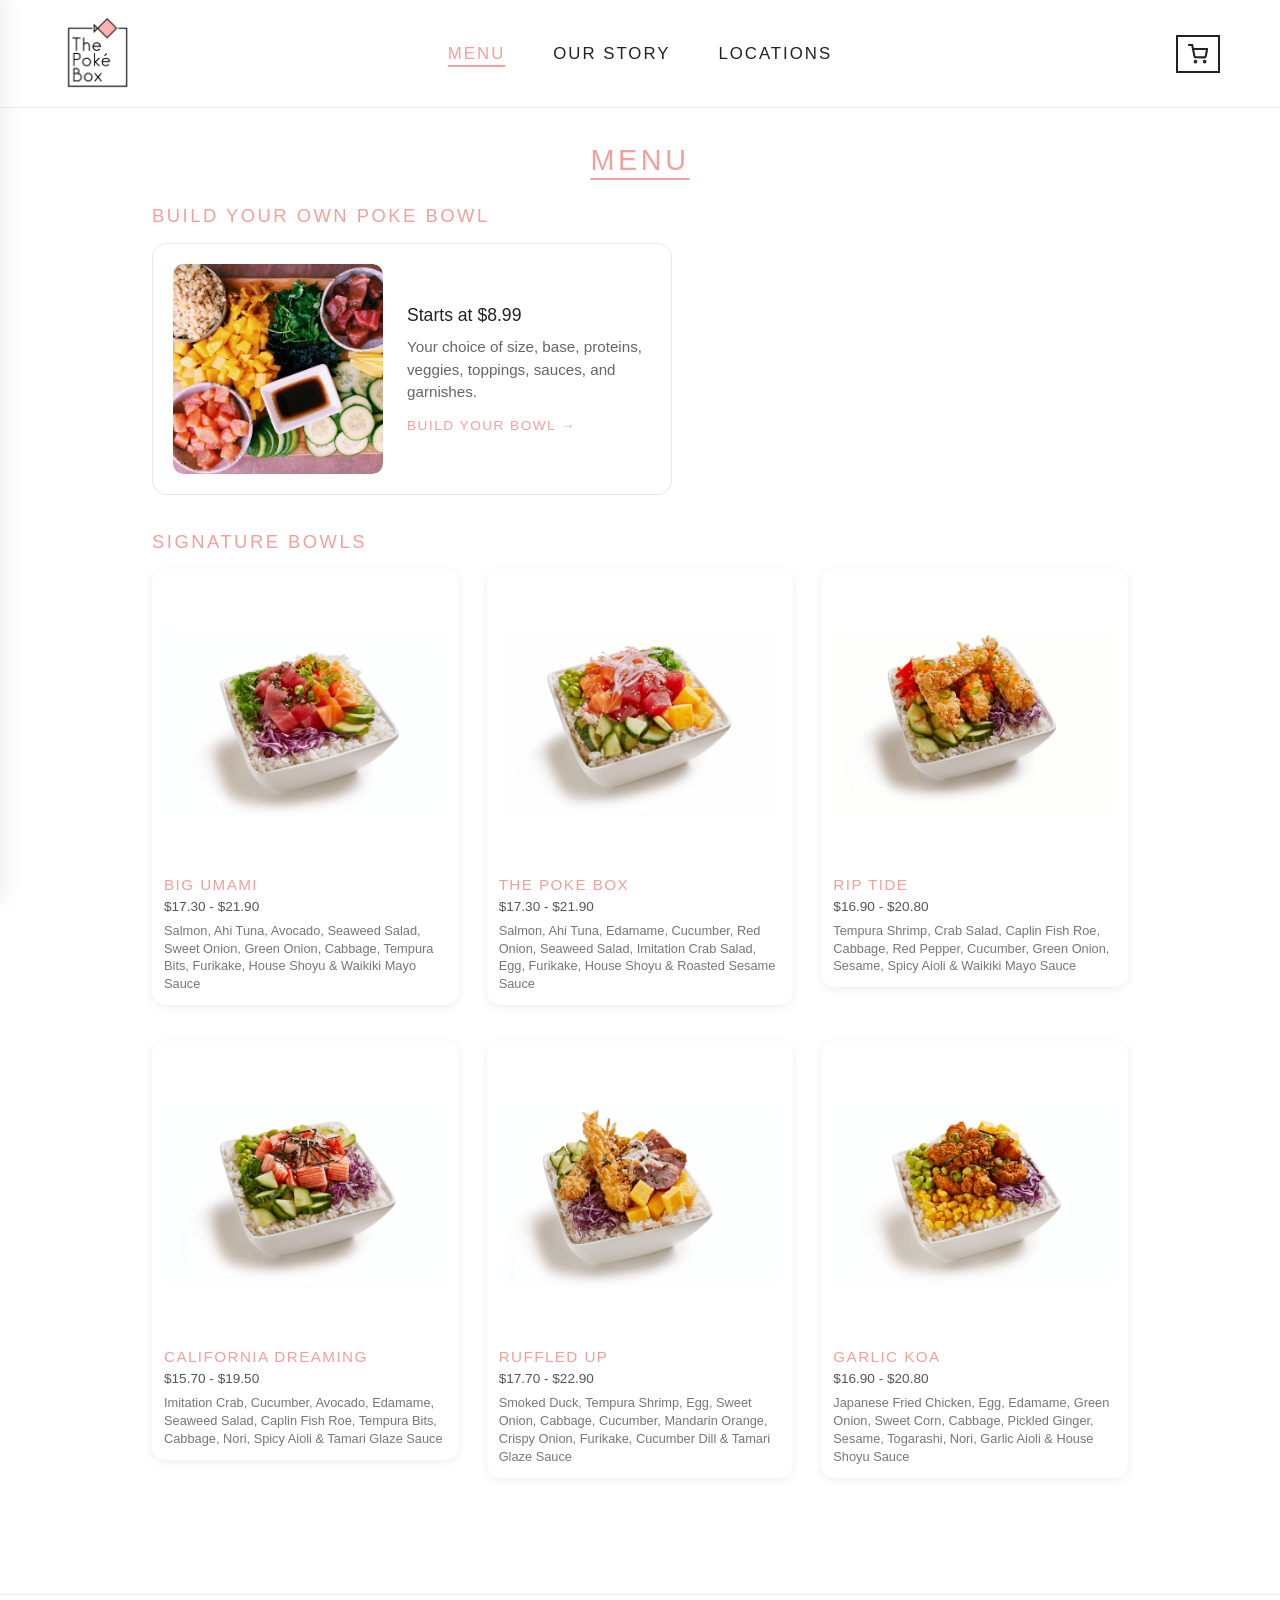
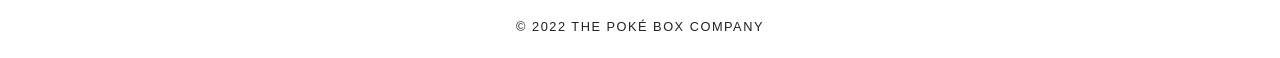
<file: index.html>
<!DOCTYPE html>
<html lang="en">

<head>
  <meta charset="UTF-8">
  <meta name="viewport" content="width=device-width, initial-scale=1.0">
  <title>The Poké Box - Order Menu</title>
  <link rel="stylesheet" href="css/styles.css">
</head>

<body>

  <!-- Desktop App Container -->
  <div class="mobile-container">

    <!-- Slide-in Drawer Navigation -->
    <div id="drawer-backdrop" class="drawer-backdrop"></div>
    <nav id="side-drawer" class="side-drawer" aria-label="Slide-out Menu">
      <div class="drawer-logo">
        <img src="images/logo.png" alt="The Poké Box Logo" class="drawer-logo-img">
      </div>
      <div class="drawer-nav">
        <a href="index.html" class="drawer-link">MENU</a>
        <a href="ourstory.html" class="drawer-link">OUR STORY</a>
        <a href="locations.html" class="drawer-link">LOCATIONS</a>
      </div>
    </nav>

    <!-- Top Header -->
    <header class="site-header">
      <!-- Hamburger (mobile only) -->
      <button id="hamburger-btn" class="hamburger-btn" aria-label="Open menu">
        <span></span><span></span><span></span>
      </button>

      <!-- Logo -->
      <div class="logo-container">
        <a href="index.html">
          <img src="images/logo.png" alt="The Poké Box Logo" class="header-logo-img">
        </a>
      </div>

      <!-- Desktop Nav (hidden on mobile) -->
      <nav class="desktop-nav" aria-label="Main Navigation">
        <a href="index.html" class="nav-link active">Menu</a>
        <a href="ourstory.html" class="nav-link">Our Story</a>
        <a href="locations.html" class="nav-link">Locations</a>
      </nav>

      <!-- Cart Icon -->
      <div class="header-actions">
        <button class="icon-btn cart-btn" aria-label="Cart" onclick="window.location.href='cart.html'">
          <svg width="20" height="20" viewBox="0 0 24 24" fill="none" stroke="currentColor" stroke-width="2.5"
            stroke-linecap="round" stroke-linejoin="round">
            <circle cx="9" cy="21" r="1"></circle>
            <circle cx="20" cy="21" r="1"></circle>
            <path d="M1 1h4l2.68 13.39a2 2 0 0 0 2 1.61h9.72a2 2 0 0 0 2-1.61L23 6H6"></path>
          </svg>
        </button>
      </div>
    </header>

    <!-- Main Scrollable Content -->
    <main class="main-content">
      <h1 class="page-title">Menu</h1>

      <!-- BYO Section -->
      <section class="byo-section">
        <h2 class="section-title">Build Your Own Poke Bowl</h2>
        <a href="byo.html" class="byo-card-link">
          <div class="byo-card">
            <div class="bowl-img-wrapper"><img src="images/byo.jpg" alt="Build Your Own Poke Bowl" class="bowl-img"
                onerror="this.parentElement.outerHTML='<div class=&quot;placeholder-box&quot;></div>'"></div>
            <div class="byo-card-details">
              <div class="bowl-price">Starts at $8.99</div>
              <p id="byo-text" class="lorem-text">Your choice of size, base, proteins, veggies, toppings, sauces, and
                garnishes.</p>
              <span class="byo-cta-link">BUILD YOUR BOWL &rarr;</span>
            </div>
          </div>
        </a>
      </section>

      <!-- Signature Bowls Section -->
      <section class="signature-section">
        <h2 class="section-title">Signature Bowls</h2>
        <div id="signature-bowls-grid" class="bowls-grid">
          <!-- Rendered dynamically from js/data.json -->
          <a href="byo.html?signature=1" class="bowl-card-link">
            <div class="bowl-card">
              <div class="bowl-img-wrapper"><img src="images/big-umami.png" alt="Big Umami" class="bowl-img"
                  onerror="this.parentElement.outerHTML='<div class=&quot;placeholder-box&quot;></div>'"></div>
              <h3 class="bowl-name">Big Umami</h3>
              <div class="bowl-price">$17.30 - $21.90</div>
              <p class="lorem-text">Salmon, Ahi Tuna, Avocado, Seaweed Salad, Sweet Onion, Green Onion, Cabbage, Tempura Bits, Furikake, House Shoyu &amp; Waikiki Mayo Sauce</p>
            </div>
          </a>
          <a href="byo.html?signature=2" class="bowl-card-link">
            <div class="bowl-card">
              <div class="bowl-img-wrapper"><img src="images/the-poke-box.png" alt="The Poke Box" class="bowl-img"
                  onerror="this.parentElement.outerHTML='<div class=&quot;placeholder-box&quot;></div>'"></div>
              <h3 class="bowl-name">The Poke Box</h3>
              <div class="bowl-price">$17.30 - $21.90</div>
              <p class="lorem-text">Salmon, Ahi Tuna, Edamame, Cucumber, Red Onion, Seaweed Salad, Imitation Crab Salad, Egg, Furikake, House Shoyu &amp; Roasted Sesame Sauce</p>
            </div>
          </a>
          <a href="byo.html?signature=3" class="bowl-card-link">
            <div class="bowl-card">
              <div class="bowl-img-wrapper"><img src="images/rip-tide.png" alt="Rip Tide" class="bowl-img"
                  onerror="this.parentElement.outerHTML='<div class=&quot;placeholder-box&quot;></div>'"></div>
              <h3 class="bowl-name">Rip Tide</h3>
              <div class="bowl-price">$16.90 - $20.80</div>
              <p class="lorem-text">Tempura Shrimp, Crab Salad, Caplin Fish Roe, Cabbage, Red Pepper, Cucumber, Green Onion, Sesame, Spicy Aioli &amp; Waikiki Mayo Sauce</p>
            </div>
          </a>
          <a href="byo.html?signature=4" class="bowl-card-link">
            <div class="bowl-card">
              <div class="bowl-img-wrapper"><img src="images/california-dreaming.png" alt="California Dreaming"
                  class="bowl-img"
                  onerror="this.parentElement.outerHTML='<div class=&quot;placeholder-box&quot;></div>'">
              </div>
              <h3 class="bowl-name">California Dreaming</h3>
              <div class="bowl-price">$15.70 - $19.50</div>
              <p class="lorem-text">Imitation Crab, Cucumber, Avocado, Edamame, Seaweed Salad, Caplin Fish Roe, Tempura Bits, Cabbage, Nori, Spicy Aioli &amp; Tamari Glaze Sauce</p>
            </div>
          </a>
          <a href="byo.html?signature=5" class="bowl-card-link">
            <div class="bowl-card">
              <div class="bowl-img-wrapper"><img src="images/ruffled-up.png" alt="Ruffled Up" class="bowl-img"
                  onerror="this.parentElement.outerHTML='<div class=&quot;placeholder-box&quot;></div>'"></div>
              <h3 class="bowl-name">Ruffled Up</h3>
              <div class="bowl-price">$17.70 - $22.90</div>
              <p class="lorem-text">Smoked Duck, Tempura Shrimp, Egg, Sweet Onion, Cabbage, Cucumber, Mandarin Orange, Crispy Onion, Furikake, Cucumber Dill &amp; Tamari Glaze Sauce</p>
            </div>
          </a>
          <a href="byo.html?signature=6" class="bowl-card-link">
            <div class="bowl-card">
              <div class="bowl-img-wrapper"><img src="images/garlic-koa.png" alt="Garlic Koa" class="bowl-img"
                  onerror="this.parentElement.outerHTML='<div class=&quot;placeholder-box&quot;></div>'"></div>
              <h3 class="bowl-name">Garlic Koa</h3>
              <div class="bowl-price">$16.90 - $20.80</div>
              <p class="lorem-text">Japanese Fried Chicken, Egg, Edamame, Green Onion, Sweet Corn, Cabbage, Pickled Ginger, Sesame, Togarashi, Nori, Garlic Aioli &amp; House Shoyu Sauce</p>
            </div>
          </a>
        </div>
      </section>
    </main>

    <footer class="site-footer">
      <p>&copy; 2022 THE POKÉ BOX COMPANY</p>
    </footer>

  </div>

  <script src="js/script.js"></script>
</body>

</html>
</file>
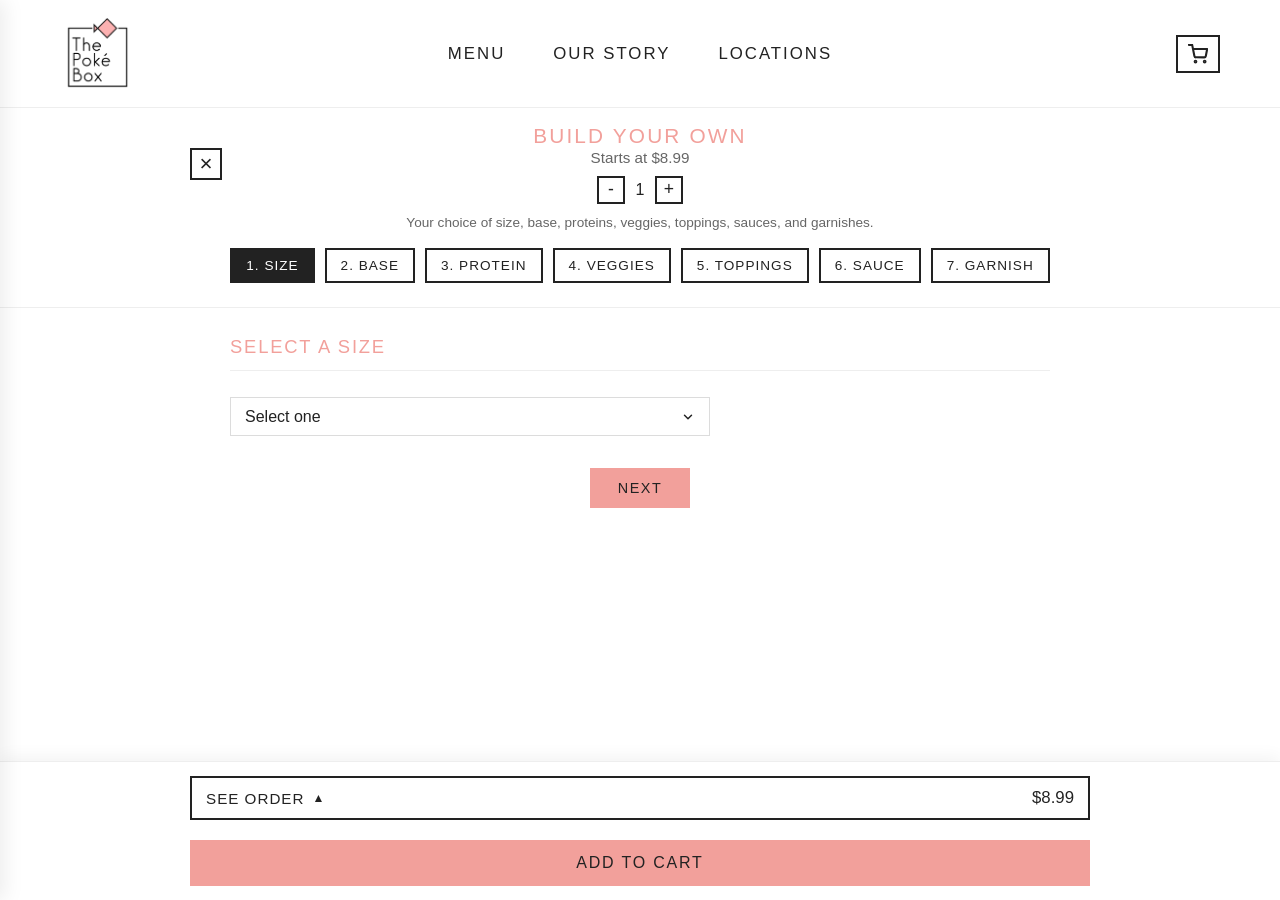
<file: byo.html>
<!DOCTYPE html>
<html lang="en">

<head>
  <meta charset="UTF-8">
  <meta name="viewport" content="width=device-width, initial-scale=1.0">
  <title>The Poké Box - Build Your Own</title>
  <link rel="stylesheet" href="css/styles.css">
</head>

<body>

  <!-- Desktop App Container -->
  <div class="mobile-container">

    <!-- Slide-in Drawer Navigation -->
    <div id="drawer-backdrop" class="drawer-backdrop"></div>
    <nav id="side-drawer" class="side-drawer" aria-label="Slide-out Menu">
      <div class="drawer-logo">
        <img src="images/logo.png" alt="The Poké Box Logo" class="drawer-logo-img">
      </div>
      <div class="drawer-nav">
        <a href="index.html" class="drawer-link">MENU</a>
        <a href="ourstory.html" class="drawer-link">OUR STORY</a>
        <a href="locations.html" class="drawer-link">LOCATIONS</a>
      </div>
    </nav>

    <!-- Top Header -->
    <header class="site-header">
      <!-- Hamburger (mobile only) -->
      <button id="hamburger-btn" class="hamburger-btn" aria-label="Open menu">
        <span></span><span></span><span></span>
      </button>

      <!-- Logo -->
      <div class="logo-container">
        <a href="index.html">
          <img src="images/logo.png" alt="The Poké Box Logo" class="header-logo-img">
        </a>
      </div>

      <!-- Desktop Nav (hidden on mobile) -->
      <nav class="desktop-nav" aria-label="Main Navigation">
        <a href="index.html" class="nav-link">Menu</a>
        <a href="ourstory.html" class="nav-link">Our Story</a>
        <a href="locations.html" class="nav-link">Locations</a>
      </nav>

      <!-- Cart Icon -->
      <div class="header-actions">
        <button class="icon-btn cart-btn" aria-label="Cart" onclick="window.location.href='cart.html'">
          <svg width="20" height="20" viewBox="0 0 24 24" fill="none" stroke="currentColor" stroke-width="2.5"
            stroke-linecap="round" stroke-linejoin="round">
            <circle cx="9" cy="21" r="1"></circle>
            <circle cx="20" cy="21" r="1"></circle>
            <path d="M1 1h4l2.68 13.39a2 2 0 0 0 2 1.61h9.72a2 2 0 0 0 2-1.61L23 6H6"></path>
          </svg>
        </button>
      </div>
    </header>

    <!-- Sticky BYO Header / Banner -->
    <div class="byo-sticky-header">
      <div class="byo-header-top">
        <a href="index.html" class="close-x-btn" aria-label="Return to menu">&times;</a>
        <div class="byo-header-titles">
          <h1 class="byo-title">Build Your Own</h1>
          <span class="byo-subtitle">Starts at $8.99</span>
          <div class="qty-counter">
            <button type="button" class="qty-btn minus-btn" aria-label="Decrease quantity">-</button>
            <span class="qty-num">1</span>
            <button type="button" class="qty-btn plus-btn" aria-label="Increase quantity">+</button>
          </div>
        </div>
      </div>
      <p class="byo-desc">Your choice of size, base, proteins, veggies, toppings, sauces, and garnishes.</p>

      <!-- Stage Navigation Scrollbar -->
      <nav class="stages-scrollbar" aria-label="Stages">
        <button type="button" class="stage-tab active" data-step-target="step-1">1. Size</button>
        <button type="button" class="stage-tab" data-step-target="step-2">2. Base</button>
        <button type="button" class="stage-tab" data-step-target="step-3">3. Protein</button>
        <button type="button" class="stage-tab" data-step-target="step-4">4. Veggies</button>
        <button type="button" class="stage-tab" data-step-target="step-5">5. Toppings</button>
        <button type="button" class="stage-tab" data-step-target="step-6">6. Sauce</button>
        <button type="button" class="stage-tab" data-step-target="step-7">7. Garnish</button>
      </nav>
    </div>

    <!-- Main Scrollable Steps Content -->
    <main class="main-content byo-content">

      <!-- Step 1: Select a size -->
      <div class="accordion-step open" id="step-1">
        <button class="accordion-header" type="button">
          <span class="step-title">Select a Size</span>
          <span class="chevron-icon">&#9650;</span>
        </button>
        <div class="accordion-body">
          <div class="input-group">
            <select class="custom-select" id="size-select">
              <option value="" disabled selected>Select one</option>
              <option value="small" data-price="$8.99"
                data-desc="Your choice of size, base, proteins, two veggies, one topping, sauces, and garnishes.">Small
                bowl - $8.99</option>
              <option value="regular" data-price="$10.99"
                data-desc="Your choice of size, base, proteins, three veggies, two toppings, sauces, and garnishes.">
                Regular bowl - $10.99</option>
              <option value="large" data-price="$13.29"
                data-desc="Your choice of size, base, proteins, four veggies, three toppings, sauces, and garnishes.">
                Large bowl - $13.29</option>
            </select>
          </div>
          <div class="step-nav-buttons">
            <button type="button" class="done-btn next-btn">Next</button>
          </div>
        </div>
      </div>

      <!-- Step 2: Pick Base (max 2) -->
      <div class="accordion-step" id="step-2">
        <button class="accordion-header" type="button">
          <span class="step-title">Pick Base (max 2)</span>
          <span class="chevron-icon">&#9660;</span>
        </button>
        <div class="accordion-body">
          <div class="checkbox-group max-limit-group" data-max="2">
            <label class="checkbox-label">
              <input type="checkbox" name="base" value="sushi-rice">
              <span>Sushi Rice</span>
            </label>
            <label class="checkbox-label">
              <input type="checkbox" name="base" value="grain-blend">
              <span>Grain Blend</span>
            </label>
            <label class="checkbox-label">
              <input type="checkbox" name="base" value="zucchini-noodles">
              <span>Zucchini Noodles</span>
            </label>
            <label class="checkbox-label">
              <input type="checkbox" name="base" value="mixed-greens">
              <span>Mixed Greens</span>
            </label>
          </div>
          <div class="step-nav-buttons">
            <button type="button" class="prev-btn">Prev</button>
            <button type="button" class="done-btn next-btn">Next</button>
          </div>
        </div>
      </div>

      <!-- Step 3: Choose Protein -->
      <div class="accordion-step" id="step-3">
        <button class="accordion-header" type="button">
          <span class="step-title">Choose Protein</span>
          <span class="chevron-icon">&#9660;</span>
        </button>
        <div class="accordion-body">
          <div class="checkbox-group">
            <div class="option-row">
              <label class="checkbox-label">
                <input type="checkbox" name="protein" value="salmon" data-extra="3.70">
                <span>Salmon - $3.70</span>
              </label>
              <div class="item-qty-stepper" data-for="salmon">
                <button type="button" class="item-qty-btn item-minus" aria-label="Decrease quantity">-</button>
                <span class="item-qty-count">1</span>
                <button type="button" class="item-qty-btn item-plus" aria-label="Increase quantity">+</button>
              </div>
            </div>
            <div class="option-row">
              <label class="checkbox-label">
                <input type="checkbox" name="protein" value="ahi-tuna" data-extra="3.70">
                <span>Ahi Tuna - $3.70</span>
              </label>
              <div class="item-qty-stepper" data-for="ahi-tuna">
                <button type="button" class="item-qty-btn item-minus" aria-label="Decrease quantity">-</button>
                <span class="item-qty-count">1</span>
                <button type="button" class="item-qty-btn item-plus" aria-label="Increase quantity">+</button>
              </div>
            </div>
            <div class="option-row">
              <label class="checkbox-label">
                <input type="checkbox" name="protein" value="imitation-crab" data-extra="2.70">
                <span>Imitation Crab - $2.70</span>
              </label>
              <div class="item-qty-stepper" data-for="imitation-crab">
                <button type="button" class="item-qty-btn item-minus" aria-label="Decrease quantity">-</button>
                <span class="item-qty-count">1</span>
                <button type="button" class="item-qty-btn item-plus" aria-label="Increase quantity">+</button>
              </div>
            </div>
            <div class="option-row">
              <label class="checkbox-label">
                <input type="checkbox" name="protein" value="tofu" data-extra="3.00">
                <span>Tofu - $3.00</span>
              </label>
              <div class="item-qty-stepper" data-for="tofu">
                <button type="button" class="item-qty-btn item-minus" aria-label="Decrease quantity">-</button>
                <span class="item-qty-count">1</span>
                <button type="button" class="item-qty-btn item-plus" aria-label="Increase quantity">+</button>
              </div>
            </div>
            <div class="option-row">
              <label class="checkbox-label">
                <input type="checkbox" name="protein" value="sukiyaki-beef" data-extra="3.30">
                <span>Sukiyaki Beef - $3.30</span>
              </label>
              <div class="item-qty-stepper" data-for="sukiyaki-beef">
                <button type="button" class="item-qty-btn item-minus" aria-label="Decrease quantity">-</button>
                <span class="item-qty-count">1</span>
                <button type="button" class="item-qty-btn item-plus" aria-label="Increase quantity">+</button>
              </div>
            </div>
            <div class="option-row">
              <label class="checkbox-label">
                <input type="checkbox" name="protein" value="duck" data-extra="4.80">
                <span>Smoked Duck - $4.80</span>
              </label>
              <div class="item-qty-stepper" data-for="duck">
                <button type="button" class="item-qty-btn item-minus" aria-label="Decrease quantity">-</button>
                <span class="item-qty-count">1</span>
                <button type="button" class="item-qty-btn item-plus" aria-label="Increase quantity">+</button>
              </div>
            </div>
            <div class="option-row">
              <label class="checkbox-label">
                <input type="checkbox" name="protein" value="tempura-shrimp" data-extra="3.30">
                <span>Tempura Shrimp - $3.30</span>
              </label>
              <div class="item-qty-stepper" data-for="tempura-shrimp">
                <button type="button" class="item-qty-btn item-minus" aria-label="Decrease quantity">-</button>
                <span class="item-qty-count">1</span>
                <button type="button" class="item-qty-btn item-plus" aria-label="Increase quantity">+</button>
              </div>
            </div>
            <div class="option-row">
              <label class="checkbox-label">
                <input type="checkbox" name="protein" value="japanese-fried-chicken" data-extra="3.30">
                <span>Japanese Fried Chicken - $3.30</span>
              </label>
              <div class="item-qty-stepper" data-for="japanese-fried-chicken">
                <button type="button" class="item-qty-btn item-minus" aria-label="Decrease quantity">-</button>
                <span class="item-qty-count">1</span>
                <button type="button" class="item-qty-btn item-plus" aria-label="Increase quantity">+</button>
              </div>
            </div>
            <div class="option-row">
              <label class="checkbox-label">
                <input type="checkbox" name="protein" value="grilled-chicken" data-extra="3.30">
                <span>Grilled Chicken - $3.30</span>
              </label>
              <div class="item-qty-stepper" data-for="grilled-chicken">
                <button type="button" class="item-qty-btn item-minus" aria-label="Decrease quantity">-</button>
                <span class="item-qty-count">1</span>
                <button type="button" class="item-qty-btn item-plus" aria-label="Increase quantity">+</button>
              </div>
            </div>
            <div class="option-row">
              <label class="checkbox-label">
                <input type="checkbox" name="protein" value="ramen-egg" data-extra="2.30">
                <span>Ramen Egg - $2.30</span>
              </label>
              <div class="item-qty-stepper" data-for="ramen-egg">
                <button type="button" class="item-qty-btn item-minus" aria-label="Decrease quantity">-</button>
                <span class="item-qty-count">1</span>
                <button type="button" class="item-qty-btn item-plus" aria-label="Increase quantity">+</button>
              </div>
            </div>
          </div>
          <div class="step-nav-buttons">
            <button type="button" class="prev-btn">Prev</button>
            <button type="button" class="done-btn next-btn">Next</button>
          </div>
        </div>
      </div>

      <!-- Step 4: Add veggies -->
      <div class="accordion-step" id="step-4">
        <button class="accordion-header" type="button">
          <span class="step-title">Add Veggies <span class="veggie-limit-text"
              style="font-size: 0.8em; color: #666;"></span></span>
          <span class="chevron-icon">&#9660;</span>
        </button>
        <div class="accordion-body">
          <div class="checkbox-group">
            <div class="option-row">
              <label class="checkbox-label">
                <input type="checkbox" name="veggies" value="edamame">
                <span>Edamame</span>
              </label>
              <div class="item-qty-stepper" data-for="edamame">
                <button type="button" class="item-qty-btn item-minus" aria-label="Decrease quantity">-</button>
                <span class="item-qty-count">1</span>
                <button type="button" class="item-qty-btn item-plus" aria-label="Increase quantity">+</button>
              </div>
            </div>
            <div class="option-row">
              <label class="checkbox-label">
                <input type="checkbox" name="veggies" value="red-onion">
                <span>Red Onion</span>
              </label>
              <div class="item-qty-stepper" data-for="red-onion">
                <button type="button" class="item-qty-btn item-minus" aria-label="Decrease quantity">-</button>
                <span class="item-qty-count">1</span>
                <button type="button" class="item-qty-btn item-plus" aria-label="Increase quantity">+</button>
              </div>
            </div>
            <div class="option-row">
              <label class="checkbox-label">
                <input type="checkbox" name="veggies" value="carrot">
                <span>Carrot</span>
              </label>
              <div class="item-qty-stepper" data-for="carrot">
                <button type="button" class="item-qty-btn item-minus" aria-label="Decrease quantity">-</button>
                <span class="item-qty-count">1</span>
                <button type="button" class="item-qty-btn item-plus" aria-label="Increase quantity">+</button>
              </div>
            </div>
            <div class="option-row">
              <label class="checkbox-label">
                <input type="checkbox" name="veggies" value="zucchini-noodles">
                <span>Zucchini Noodles</span>
              </label>
              <div class="item-qty-stepper" data-for="zucchini-noodles">
                <button type="button" class="item-qty-btn item-minus" aria-label="Decrease quantity">-</button>
                <span class="item-qty-count">1</span>
                <button type="button" class="item-qty-btn item-plus" aria-label="Increase quantity">+</button>
              </div>
            </div>
            <div class="option-row">
              <label class="checkbox-label">
                <input type="checkbox" name="veggies" value="sweet-corn">
                <span>Sweet Corn</span>
              </label>
              <div class="item-qty-stepper" data-for="sweet-corn">
                <button type="button" class="item-qty-btn item-minus" aria-label="Decrease quantity">-</button>
                <span class="item-qty-count">1</span>
                <button type="button" class="item-qty-btn item-plus" aria-label="Increase quantity">+</button>
              </div>
            </div>
            <div class="option-row">
              <label class="checkbox-label">
                <input type="checkbox" name="veggies" value="cabbage">
                <span>Cabbage</span>
              </label>
              <div class="item-qty-stepper" data-for="cabbage">
                <button type="button" class="item-qty-btn item-minus" aria-label="Decrease quantity">-</button>
                <span class="item-qty-count">1</span>
                <button type="button" class="item-qty-btn item-plus" aria-label="Increase quantity">+</button>
              </div>
            </div>
            <div class="option-row">
              <label class="checkbox-label">
                <input type="checkbox" name="veggies" value="cucumber">
                <span>Cucumber</span>
              </label>
              <div class="item-qty-stepper" data-for="cucumber">
                <button type="button" class="item-qty-btn item-minus" aria-label="Decrease quantity">-</button>
                <span class="item-qty-count">1</span>
                <button type="button" class="item-qty-btn item-plus" aria-label="Increase quantity">+</button>
              </div>
            </div>
            <div class="option-row">
              <label class="checkbox-label">
                <input type="checkbox" name="veggies" value="red-pepper">
                <span>Red Pepper</span>
              </label>
              <div class="item-qty-stepper" data-for="red-pepper">
                <button type="button" class="item-qty-btn item-minus" aria-label="Decrease quantity">-</button>
                <span class="item-qty-count">1</span>
                <button type="button" class="item-qty-btn item-plus" aria-label="Increase quantity">+</button>
              </div>
            </div>
            <div class="option-row">
              <label class="checkbox-label">
                <input type="checkbox" name="veggies" value="sweet-onion">
                <span>Sweet Onion</span>
              </label>
              <div class="item-qty-stepper" data-for="sweet-onion">
                <button type="button" class="item-qty-btn item-minus" aria-label="Decrease quantity">-</button>
                <span class="item-qty-count">1</span>
                <button type="button" class="item-qty-btn item-plus" aria-label="Increase quantity">+</button>
              </div>
            </div>
            <div class="option-row">
              <label class="checkbox-label">
                <input type="checkbox" name="veggies" value="kale">
                <span>Kale</span>
              </label>
              <div class="item-qty-stepper" data-for="kale">
                <button type="button" class="item-qty-btn item-minus" aria-label="Decrease quantity">-</button>
                <span class="item-qty-count">1</span>
                <button type="button" class="item-qty-btn item-plus" aria-label="Increase quantity">+</button>
              </div>
            </div>
            <div class="option-row">
              <label class="checkbox-label">
                <input type="checkbox" name="veggies" value="mixed-greens">
                <span>Mixed Greens</span>
              </label>
              <div class="item-qty-stepper" data-for="mixed-greens">
                <button type="button" class="item-qty-btn item-minus" aria-label="Decrease quantity">-</button>
                <span class="item-qty-count">1</span>
                <button type="button" class="item-qty-btn item-plus" aria-label="Increase quantity">+</button>
              </div>
            </div>
          </div>
          <div class="step-nav-buttons">
            <button type="button" class="prev-btn">Prev</button>
            <button type="button" class="done-btn next-btn">Next</button>
          </div>
        </div>
      </div>

      <!-- Step 5: Add toppings -->
      <div class="accordion-step" id="step-5">
        <button class="accordion-header" type="button">
          <span class="step-title">Add Toppings <span class="topping-limit-text"
              style="font-size: 0.8em; color: #666;"></span></span>
          <span class="chevron-icon">&#9660;</span>
        </button>
        <div class="accordion-body">
          <div class="checkbox-group">
            <div class="option-row">
              <label class="checkbox-label">
                <input type="checkbox" name="toppings" value="seaweed-salad">
                <span>Seaweed Salad</span>
              </label>
              <div class="item-qty-stepper" data-for="seaweed-salad">
                <button type="button" class="item-qty-btn item-minus" aria-label="Decrease quantity">-</button>
                <span class="item-qty-count">1</span>
                <button type="button" class="item-qty-btn item-plus" aria-label="Increase quantity">+</button>
              </div>
            </div>
            <div class="option-row">
              <label class="checkbox-label">
                <input type="checkbox" name="toppings" value="imitation-crab-salad">
                <span>Imitation Crab Salad</span>
              </label>
              <div class="item-qty-stepper" data-for="imitation-crab-salad">
                <button type="button" class="item-qty-btn item-minus" aria-label="Decrease quantity">-</button>
                <span class="item-qty-count">1</span>
                <button type="button" class="item-qty-btn item-plus" aria-label="Increase quantity">+</button>
              </div>
            </div>
            <div class="option-row">
              <label class="checkbox-label">
                <input type="checkbox" name="toppings" value="tempura-bits">
                <span>Tempura Bits</span>
              </label>
              <div class="item-qty-stepper" data-for="tempura-bits">
                <button type="button" class="item-qty-btn item-minus" aria-label="Decrease quantity">-</button>
                <span class="item-qty-count">1</span>
                <button type="button" class="item-qty-btn item-plus" aria-label="Increase quantity">+</button>
              </div>
            </div>
            <div class="option-row">
              <label class="checkbox-label">
                <input type="checkbox" name="toppings" value="avocado">
                <span>Avocado</span>
              </label>
              <div class="item-qty-stepper" data-for="avocado">
                <button type="button" class="item-qty-btn item-minus" aria-label="Decrease quantity">-</button>
                <span class="item-qty-count">1</span>
                <button type="button" class="item-qty-btn item-plus" aria-label="Increase quantity">+</button>
              </div>
            </div>
            <div class="option-row">
              <label class="checkbox-label">
                <input type="checkbox" name="toppings" value="mandarin-orange">
                <span>Mandarin Orange</span>
              </label>
              <div class="item-qty-stepper" data-for="mandarin-orange">
                <button type="button" class="item-qty-btn item-minus" aria-label="Decrease quantity">-</button>
                <span class="item-qty-count">1</span>
                <button type="button" class="item-qty-btn item-plus" aria-label="Increase quantity">+</button>
              </div>
            </div>
            <div class="option-row">
              <label class="checkbox-label">
                <input type="checkbox" name="toppings" value="shitake-mushrooms">
                <span>Shitake Mushrooms</span>
              </label>
              <div class="item-qty-stepper" data-for="shitake-mushrooms">
                <button type="button" class="item-qty-btn item-minus" aria-label="Decrease quantity">-</button>
                <span class="item-qty-count">1</span>
                <button type="button" class="item-qty-btn item-plus" aria-label="Increase quantity">+</button>
              </div>
            </div>
            <div class="option-row">
              <label class="checkbox-label">
                <input type="checkbox" name="toppings" value="pea-shoots">
                <span>Pea Shoots</span>
              </label>
              <div class="item-qty-stepper" data-for="pea-shoots">
                <button type="button" class="item-qty-btn item-minus" aria-label="Decrease quantity">-</button>
                <span class="item-qty-count">1</span>
                <button type="button" class="item-qty-btn item-plus" aria-label="Increase quantity">+</button>
              </div>
            </div>
            <div class="option-row">
              <label class="checkbox-label">
                <input type="checkbox" name="toppings" value="egg">
                <span>Egg</span>
              </label>
              <div class="item-qty-stepper" data-for="egg">
                <button type="button" class="item-qty-btn item-minus" aria-label="Decrease quantity">-</button>
                <span class="item-qty-count">1</span>
                <button type="button" class="item-qty-btn item-plus" aria-label="Increase quantity">+</button>
              </div>
            </div>
            <div class="option-row">
              <label class="checkbox-label">
                <input type="checkbox" name="toppings" value="ramen-egg">
                <span>Ramen Egg</span>
              </label>
              <div class="item-qty-stepper" data-for="ramen-egg">
                <button type="button" class="item-qty-btn item-minus" aria-label="Decrease quantity">-</button>
                <span class="item-qty-count">1</span>
                <button type="button" class="item-qty-btn item-plus" aria-label="Increase quantity">+</button>
              </div>
            </div>
            <div class="option-row">
              <label class="checkbox-label">
                <input type="checkbox" name="toppings" value="caplin-fish-roe">
                <span>Caplin Fish Roe</span>
              </label>
              <div class="item-qty-stepper" data-for="caplin-fish-roe">
                <button type="button" class="item-qty-btn item-minus" aria-label="Decrease quantity">-</button>
                <span class="item-qty-count">1</span>
                <button type="button" class="item-qty-btn item-plus" aria-label="Increase quantity">+</button>
              </div>
            </div>
            <div class="option-row">
              <label class="checkbox-label">
                <input type="checkbox" name="toppings" value="dried-seaweed">
                <span>Dried Seaweed</span>
              </label>
              <div class="item-qty-stepper" data-for="dried-seaweed">
                <button type="button" class="item-qty-btn item-minus" aria-label="Decrease quantity">-</button>
                <span class="item-qty-count">1</span>
                <button type="button" class="item-qty-btn item-plus" aria-label="Increase quantity">+</button>
              </div>
            </div>
            <div class="option-row">
              <label class="checkbox-label">
                <input type="checkbox" name="toppings" value="beet-slaw">
                <span>Beet Slaw</span>
              </label>
              <div class="item-qty-stepper" data-for="beet-slaw">
                <button type="button" class="item-qty-btn item-minus" aria-label="Decrease quantity">-</button>
                <span class="item-qty-count">1</span>
                <button type="button" class="item-qty-btn item-plus" aria-label="Increase quantity">+</button>
              </div>
            </div>
          </div>
          <div class="step-nav-buttons">
            <button type="button" class="prev-btn">Prev</button>
            <button type="button" class="done-btn next-btn">Next</button>
          </div>
        </div>
      </div>

      <!-- Step 6: Add sauce -->
      <div class="accordion-step" id="step-6">
        <button class="accordion-header" type="button">
          <span class="step-title">Add Sauce</span>
          <span class="chevron-icon">&#9660;</span>
        </button>
        <div class="accordion-body">
          <div class="checkbox-group">
            <label class="checkbox-label">
              <input type="checkbox" name="sauces" value="roasted-sesame">
              <span>Roasted Sesame</span>
            </label>
            <label class="checkbox-label">
              <input type="checkbox" name="sauces" value="house-shoyu">
              <span>House Shoyu</span>
            </label>
            <label class="checkbox-label">
              <input type="checkbox" name="sauces" value="spicy-aioli">
              <span>Spicy Aioli</span>
            </label>
            <label class="checkbox-label">
              <input type="checkbox" name="sauces" value="tabasco-hot-sauce">
              <span>Tabasco Hot Sauce</span>
            </label>
            <label class="checkbox-label">
              <input type="checkbox" name="sauces" value="waikiki-mayonaise">
              <span>Waikiki Mayonaise</span>
            </label>
            <label class="checkbox-label">
              <input type="checkbox" name="sauces" value="balsamic-bomb">
              <span>Balsamic Bomb</span>
            </label>
            <label class="checkbox-label">
              <input type="checkbox" name="sauces" value="island-mango">
              <span>Island Mango</span>
            </label>
            <label class="checkbox-label">
              <input type="checkbox" name="sauces" value="cucumber-dill">
              <span>Cucumber Dill</span>
            </label>
            <label class="checkbox-label">
              <input type="checkbox" name="sauces" value="creamy-wasabi">
              <span>Creamy Wasabi</span>
            </label>
            <label class="checkbox-label">
              <input type="checkbox" name="sauces" value="tamari-glaze">
              <span>Tamari Glaze</span>
            </label>
            <label class="checkbox-label">
              <input type="checkbox" name="sauces" value="sweet-ginger">
              <span>Sweet Ginger</span>
            </label>
            <label class="checkbox-label">
              <input type="checkbox" name="sauces" value="wasabi-citrus">
              <span>Wasabi Citrus</span>
            </label>
            <label class="checkbox-label">
              <input type="checkbox" name="sauces" value="garlic-aioli">
              <span>Garlic Aioli</span>
            </label>
            <label class="checkbox-label">
              <input type="checkbox" name="sauces" value="gluten-free-soy">
              <span>Gluten-free Soy</span>
            </label>
            <label class="checkbox-label">
              <input type="checkbox" name="sauces" value="gluten-free-spicy-mayo">
              <span>Gluten-free Spicy Mayo</span>
            </label>
          </div>
          <div class="step-nav-buttons">
            <button type="button" class="prev-btn">Prev</button>
            <button type="button" class="done-btn next-btn">Next</button>
          </div>
        </div>
      </div>

      <!-- Step 7: Add Garnish -->
      <div class="accordion-step" id="step-7">
        <button class="accordion-header" type="button">
          <span class="step-title">Add Garnish</span>
          <span class="chevron-icon">&#9660;</span>
        </button>
        <div class="accordion-body">
          <div class="checkbox-group">
            <label class="checkbox-label">
              <input type="checkbox" name="garnishes" value="sesame-seeds">
              <span>Sesame Seeds</span>
            </label>
            <label class="checkbox-label">
              <input type="checkbox" name="garnishes" value="furikake">
              <span>Furikake</span>
            </label>
            <label class="checkbox-label">
              <input type="checkbox" name="garnishes" value="coconut">
              <span>Coconut</span>
            </label>
            <label class="checkbox-label">
              <input type="checkbox" name="garnishes" value="togarashi">
              <span>Togarashi</span>
            </label>
            <label class="checkbox-label">
              <input type="checkbox" name="garnishes" value="crispy-onion">
              <span>Crispy Onion</span>
            </label>
            <label class="checkbox-label">
              <input type="checkbox" name="garnishes" value="green-onion">
              <span>Green Onion</span>
            </label>
            <label class="checkbox-label">
              <input type="checkbox" name="garnishes" value="jalapeno">
              <span>Jalapeno</span>
            </label>
            <label class="checkbox-label">
              <input type="checkbox" name="garnishes" value="pickled-ginger">
              <span>Pickled Ginger</span>
            </label>
            <label class="checkbox-label">
              <input type="checkbox" name="garnishes" value="chili-flakes">
              <span>Chili Flakes</span>
            </label>
            <label class="checkbox-label">
              <input type="checkbox" name="garnishes" value="pumpkin-seeds">
              <span>Pumpkin Seeds</span>
            </label>
          </div>
          <div class="step-nav-buttons">
            <button type="button" class="prev-btn">Prev</button>
            <button type="button" class="done-btn done-order-btn">Done</button>
          </div>
        </div>
      </div>

    </main>

    <!-- Sticky Bottom Action Footer -->
    <footer class="byo-bottom-bar">
      <div class="see-order-row">
        <button type="button" class="see-order-btn">
          <span>See Order</span>
          <span class="chevron-up">&#9650;</span>
        </button>
        <span class="order-price">$8.99</span>
      </div>
      <div class="order-summary-content"></div>
      <div id="byo-error-msg" class="byo-error-banner" style="display: none;" role="alert"></div>
      <button type="button" class="add-to-cart-btn">Add to Cart</button>
    </footer>

  </div>

  <script src="js/script.js"></script>
</body>

</html>
</file>
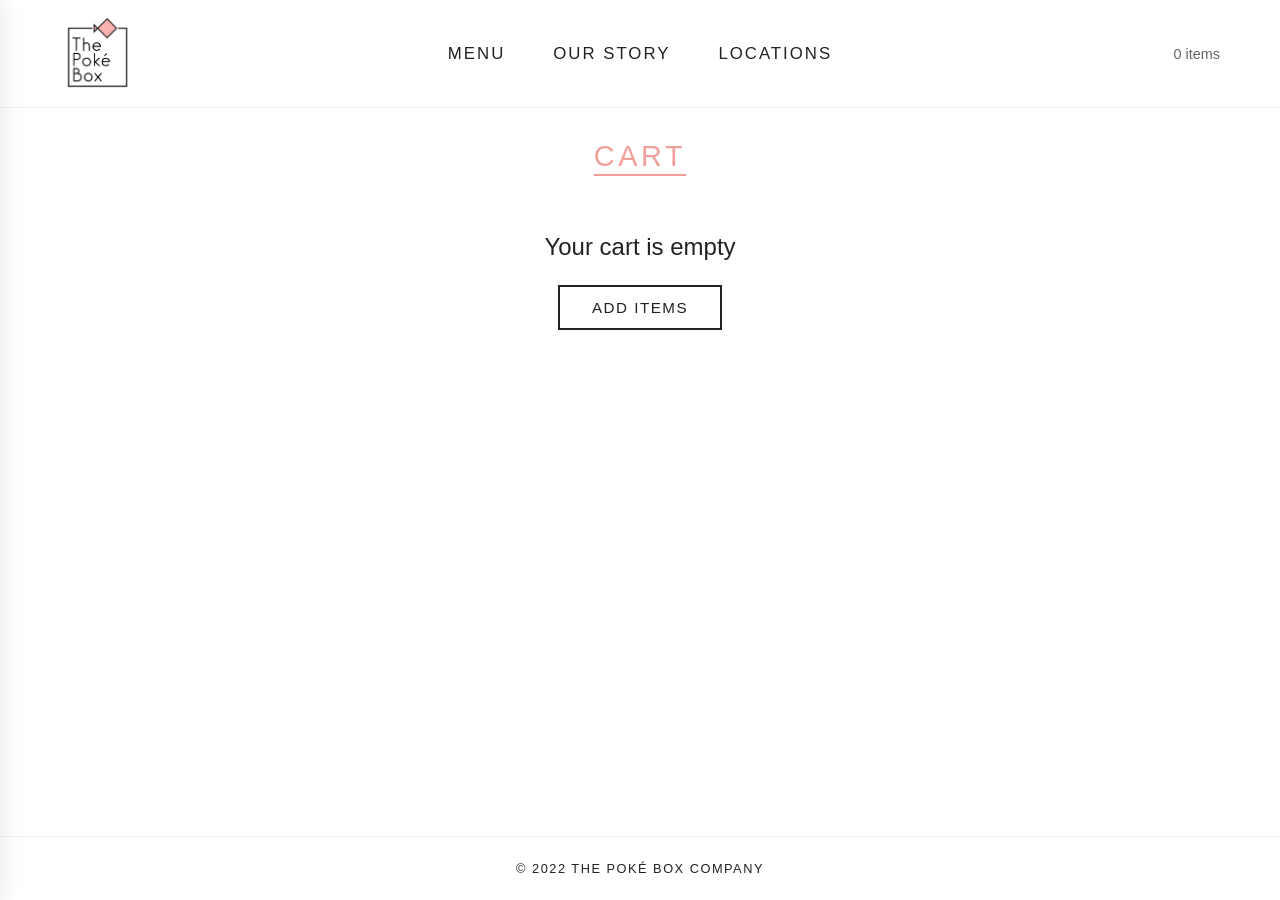
<file: cart.html>
<!DOCTYPE html>
<html lang="en">
<head>
  <meta charset="UTF-8">
  <meta name="viewport" content="width=device-width, initial-scale=1.0">
  <title>The Poké Box - Cart</title>
  <link rel="stylesheet" href="css/styles.css">
</head>
<body>

  <!-- Desktop App Container -->
  <div class="mobile-container">

    <!-- Slide-in Drawer Navigation -->
    <div id="drawer-backdrop" class="drawer-backdrop"></div>
    <nav id="side-drawer" class="side-drawer" aria-label="Slide-out Menu">
      <div class="drawer-logo">
        <img src="images/logo.png" alt="The Poké Box Logo" class="drawer-logo-img">
      </div>
      <div class="drawer-nav">
        <a href="index.html" class="drawer-link">MENU</a>
        <a href="ourstory.html" class="drawer-link">OUR STORY</a>
        <a href="locations.html" class="drawer-link">LOCATIONS</a>
      </div>
    </nav>

    <!-- Top Header -->
    <header class="site-header cart-header">
      <!-- Hamburger (mobile only) -->
      <button id="hamburger-btn" class="hamburger-btn" aria-label="Open menu">
        <span></span><span></span><span></span>
      </button>

      <!-- Logo -->
      <div class="logo-container">
        <a href="index.html">
          <img src="images/logo.png" alt="The Poké Box Logo" class="header-logo-img">
        </a>
      </div>

      <!-- Desktop Nav (hidden on mobile) -->
      <nav class="desktop-nav" aria-label="Main Navigation">
        <a href="index.html" class="nav-link">Menu</a>
        <a href="ourstory.html" class="nav-link">Our Story</a>
        <a href="locations.html" class="nav-link">Locations</a>
      </nav>

      <!-- Cart Count -->
      <div class="header-actions">
        <div class="cart-count">
          1 item
        </div>
      </div>
    </header>

    <!-- Main Scrollable Content -->
    <main class="main-content cart-content">
      <h1 class="page-title">Cart</h1>

      <!-- Empty Cart State -->
      <div id="empty-cart-state" style="display: none; text-align: center; margin-top: 60px;">
        <h2 style="margin-bottom: 24px; font-weight: 400; color: var(--color-black);">Your cart is empty</h2>
        <a href="index.html" class="add-more-btn" style="width: auto; padding: 12px 32px; display: inline-block;">Add items</a>
      </div>

      <!-- Full Cart State -->
      <div id="full-cart-state" style="display: none;">
        <!-- Cart Items List Container -->
        <div id="cart-items-list"></div>

        <a href="index.html" class="add-more-btn">Add more items</a>

      <!-- Tip Section -->
      <section class="tip-section">
        <h2 class="section-title" style="border-bottom: none;">Add a tip</h2>
        <div class="tip-options">
          <button type="button" class="tip-btn" data-tip="10">10%</button>
          <button type="button" class="tip-btn" data-tip="12">12%</button>
          <button type="button" class="tip-btn selected" data-tip="15">15%</button>
          <button type="button" class="tip-btn tip-btn-custom" data-tip="other">
            <span class="custom-tip-label">Other</span>
            <input type="number" class="custom-tip-input" min="0" max="100" placeholder="%" style="display: none;" aria-label="Custom tip percentage">
          </button>
        </div>
      </section>

      <!-- Summary Section -->
      <section class="cart-summary">
        <div class="summary-line">
          <span>Subtotal</span>
          <span id="cart-subtotal">$12.69</span>
        </div>
        <div class="summary-line">
          <span>HST (13%)</span>
          <span id="cart-hst">$1.65</span>
        </div>
        <div class="summary-line">
          <span>Tip</span>
          <span id="cart-tip">$1.90</span>
        </div>
        <div class="summary-line total-line">
          <span>Total</span>
          <span id="cart-total">$16.24</span>
        </div>
      </section>
      </div> <!-- End full-cart-state -->
    </main>

    <!-- Bottom Bar -->
    <footer id="cart-bottom-bar" class="byo-bottom-bar" style="padding: 16px; display: none;">
      <button type="button" class="add-to-cart-btn">Continue to Payment</button>
    </footer>

    <footer class="site-footer">
      <p>&copy; 2022 THE POKÉ BOX COMPANY</p>
    </footer>

  </div>

  <script src="js/script.js"></script>
</body>
</html>
</file>
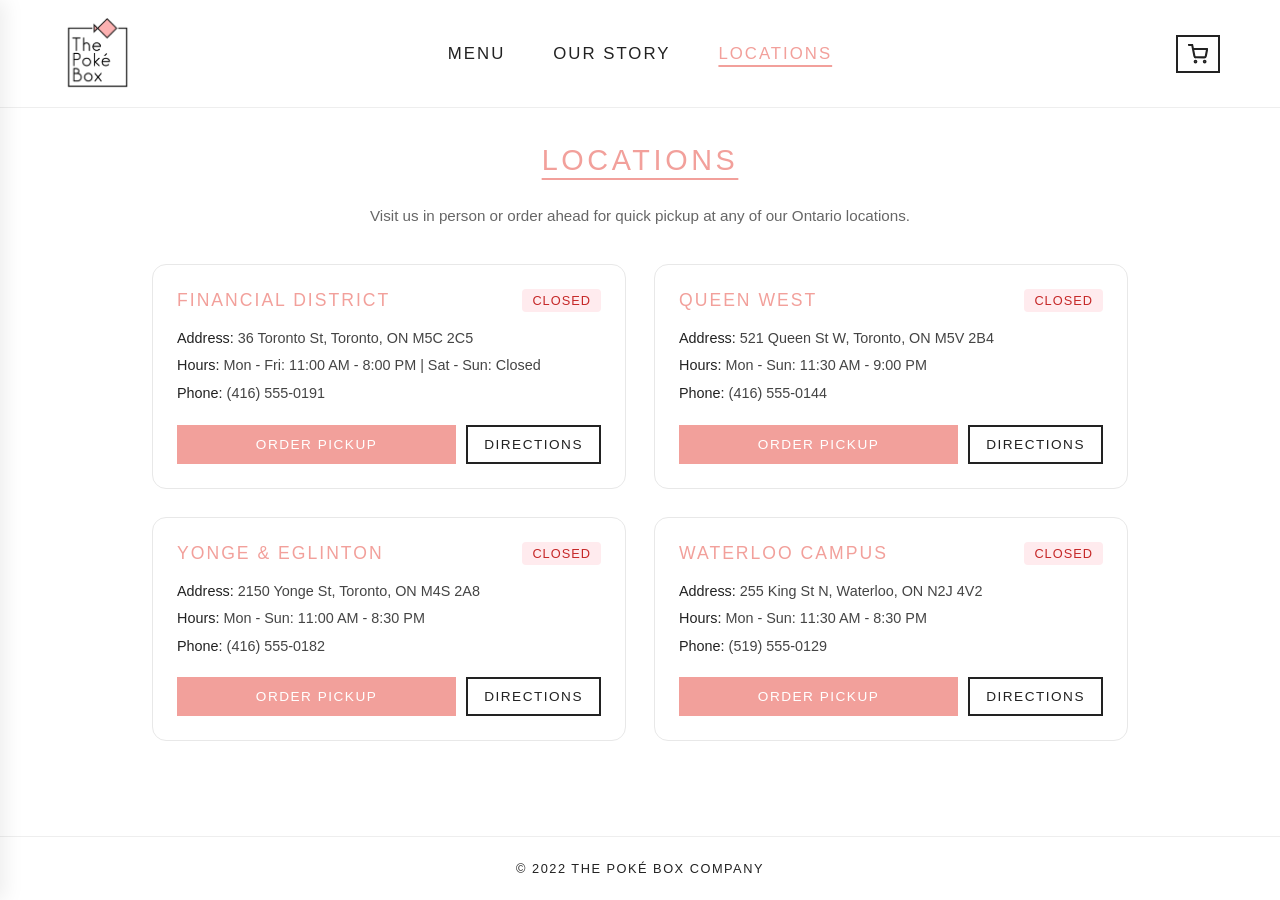
<file: locations.html>
<!DOCTYPE html>
<html lang="en">

<head>
  <meta charset="UTF-8">
  <meta name="viewport" content="width=device-width, initial-scale=1.0">
  <title>The Poké Box - Locations</title>
  <link rel="stylesheet" href="css/styles.css">
</head>

<body>

  <!-- Desktop App Container -->
  <div class="mobile-container">

    <!-- Slide-in Drawer Navigation -->
    <div id="drawer-backdrop" class="drawer-backdrop"></div>
    <nav id="side-drawer" class="side-drawer" aria-label="Slide-out Menu">
      <div class="drawer-logo">
        <img src="images/logo.png" alt="The Poké Box Logo" class="drawer-logo-img">
      </div>
      <div class="drawer-nav">
        <a href="index.html" class="drawer-link">MENU</a>
        <a href="ourstory.html" class="drawer-link">OUR STORY</a>
        <a href="locations.html" class="drawer-link">LOCATIONS</a>
      </div>
    </nav>

    <!-- Top Header -->
    <header class="site-header">
      <!-- Hamburger (mobile only) -->
      <button id="hamburger-btn" class="hamburger-btn" aria-label="Open menu">
        <span></span><span></span><span></span>
      </button>

      <!-- Logo -->
      <div class="logo-container">
        <a href="index.html">
          <img src="images/logo.png" alt="The Poké Box Logo" class="header-logo-img">
        </a>
      </div>

      <!-- Desktop Nav (hidden on mobile) -->
      <nav class="desktop-nav" aria-label="Main Navigation">
        <a href="index.html" class="nav-link">Menu</a>
        <a href="ourstory.html" class="nav-link">Our Story</a>
        <a href="locations.html" class="nav-link active">Locations</a>
      </nav>

      <!-- Cart Icon -->
      <div class="header-actions">
        <button class="icon-btn cart-btn" aria-label="Cart" onclick="window.location.href='cart.html'">
          <svg width="20" height="20" viewBox="0 0 24 24" fill="none" stroke="currentColor" stroke-width="2.5"
            stroke-linecap="round" stroke-linejoin="round">
            <circle cx="9" cy="21" r="1"></circle>
            <circle cx="20" cy="21" r="1"></circle>
            <path d="M1 1h4l2.68 13.39a2 2 0 0 0 2 1.61h9.72a2 2 0 0 0 2-1.61L23 6H6"></path>
          </svg>
        </button>
      </div>
    </header>

    <!-- Main Scrollable Content -->
    <main class="main-content">
      <h1 class="page-title">Locations</h1>
      <p class="locations-subtitle">Visit us in person or order ahead for quick pickup at any of our Ontario locations.</p>

      <div id="locations-grid" class="locations-grid">
        <!-- Cards rendered by JS -->
      </div>
    </main>

    <footer class="site-footer">
      <p>&copy; 2022 THE POKÉ BOX COMPANY</p>
    </footer>

  </div>

  <script src="js/script.js"></script>
  <script>
    const LOCATIONS = [
      {
        name: "Financial District",
        address: "36 Toronto St, Toronto, ON M5C 2C5",
        phone: "(416) 555-0191",
        hoursLabel: "Mon - Fri: 11:00 AM - 8:00 PM | Sat - Sun: Closed",
        // Schedule: 0=Sun,1=Mon,...,6=Sat
        schedule: {
          1: { open: 11, close: 20 },
          2: { open: 11, close: 20 },
          3: { open: 11, close: 20 },
          4: { open: 11, close: 20 },
          5: { open: 11, close: 20 }
        }
      },
      {
        name: "Queen West",
        address: "521 Queen St W, Toronto, ON M5V 2B4",
        phone: "(416) 555-0144",
        hoursLabel: "Mon - Sun: 11:30 AM - 9:00 PM",
        schedule: {
          0: { open: 11.5, close: 21 },
          1: { open: 11.5, close: 21 },
          2: { open: 11.5, close: 21 },
          3: { open: 11.5, close: 21 },
          4: { open: 11.5, close: 21 },
          5: { open: 11.5, close: 21 },
          6: { open: 11.5, close: 21 }
        }
      },
      {
        name: "Yonge & Eglinton",
        address: "2150 Yonge St, Toronto, ON M4S 2A8",
        phone: "(416) 555-0182",
        hoursLabel: "Mon - Sun: 11:00 AM - 8:30 PM",
        schedule: {
          0: { open: 11, close: 20.5 },
          1: { open: 11, close: 20.5 },
          2: { open: 11, close: 20.5 },
          3: { open: 11, close: 20.5 },
          4: { open: 11, close: 20.5 },
          5: { open: 11, close: 20.5 },
          6: { open: 11, close: 20.5 }
        }
      },
      {
        name: "Waterloo Campus",
        address: "255 King St N, Waterloo, ON N2J 4V2",
        phone: "(519) 555-0129",
        hoursLabel: "Mon - Sun: 11:30 AM - 8:30 PM",
        schedule: {
          0: { open: 11.5, close: 20.5 },
          1: { open: 11.5, close: 20.5 },
          2: { open: 11.5, close: 20.5 },
          3: { open: 11.5, close: 20.5 },
          4: { open: 11.5, close: 20.5 },
          5: { open: 11.5, close: 20.5 },
          6: { open: 11.5, close: 20.5 }
        }
      }
    ];

    function isOpen(schedule) {
      const now = new Date();
      const day = now.getDay();
      const hours = now.getHours() + now.getMinutes() / 60;
      const today = schedule[day];
      if (!today) return false;
      return hours >= today.open && hours < today.close;
    }

    function renderLocations() {
      const grid = document.getElementById('locations-grid');
      if (!grid) return;

      grid.innerHTML = LOCATIONS.map(loc => {
        const open = isOpen(loc.schedule);
        const mapsUrl = `https://www.google.com/maps/dir/?api=1&destination=${encodeURIComponent(loc.address)}`;

        return `
          <div class="location-card">
            <div class="location-card-header">
              <h2 class="location-name">${loc.name}</h2>
              <span class="location-status ${open ? 'status-open' : 'status-closed'}">${open ? 'OPEN NOW' : 'CLOSED'}</span>
            </div>
            <div class="location-details">
              <p><strong>Address:</strong>  ${loc.address}</p>
              <p><strong>Hours:</strong>  ${loc.hoursLabel}</p>
              <p><strong>Phone:</strong>  ${loc.phone}</p>
            </div>
            <div class="location-actions">
              <a href="index.html" class="location-btn location-btn-pickup">ORDER PICKUP</a>
              <a href="${mapsUrl}" target="_blank" rel="noopener noreferrer" class="location-btn location-btn-directions">DIRECTIONS</a>
            </div>
          </div>
        `;
      }).join('');
    }

    renderLocations();
  </script>
</body>

</html>
</file>
<file: css/styles.css>
/* Design Tokens & Reset - White, Pink, and Clean Accents */
:root {
  --bg-main: #ffffff;
  --color-black: #222222;
  --color-pink: #f2a09b;
  --color-pink-hover: #e88d88;
  --color-pink-soft: #fff5f5;
  --color-secondary: #fff5f5;
  --color-secondary-hover: #fce8e6;
  --color-secondary-soft: #fafafa;
  --color-white: #ffffff;
  --border-light: #eeeeee;
  --font-family: 'Gill Sans', 'Gill Sans MT', Calibri, 'Trebuchet MS', sans-serif;
}

* {
  box-sizing: border-box;
  margin: 0;
  padding: 0;
  font-weight: 400 !important;
}

body {
  background-color: var(--bg-main);
  font-family: var(--font-family);
  color: var(--color-black);
  min-height: 100vh;
  margin: 0;
  padding: 0;
  display: flex;
  flex-direction: column;
}

/* Desktop App Container */
.mobile-container {
  width: 100%;
  min-height: 100vh;
  background-color: var(--bg-main);
  position: relative;
  display: flex;
  flex-direction: column;
  overflow: visible;
}

/* Header Styles - Responsive: hamburger on mobile, desktop nav on larger screens */
.site-header {
  display: grid;
  grid-template-columns: auto 1fr auto;
  align-items: center;
  padding: 12px 20px;
  border-bottom: 1px solid var(--border-light);
  background-color: var(--bg-main);
  position: sticky;
  top: 0;
  z-index: 100;
  flex-shrink: 0;
  width: 100%;
  box-sizing: border-box;
  gap: 12px;
}

/* Hamburger button - styled to match cart button */
.hamburger-btn {
  display: flex;
  flex-direction: column;
  justify-content: center;
  align-items: center;
  gap: 4px;
  background-color: #ffffff;
  border: 2px solid #222222;
  border-radius: 0;
  cursor: pointer;
  padding: 0;
  width: 44px;
  height: 38px;
  flex-shrink: 0;
  transition: all 0.2s ease;
}

.hamburger-btn:hover {
  background-color: #222222;
}

.hamburger-btn:hover span {
  background-color: #ffffff;
}

.hamburger-btn span {
  display: block;
  width: 18px;
  height: 2px;
  background-color: #222222;
  border-radius: 0;
  transition: background-color 0.2s ease;
}

.logo-container {
  display: flex;
  justify-content: center;
  align-items: center;
}

.header-logo-img {
  height: 56px;
  width: auto;
  display: block;
}

/* Desktop nav: centered, pink links */
.desktop-nav {
  display: none; /* hidden on mobile by default */
  align-items: center;
  justify-content: center;
  gap: 40px;
}

.nav-link {
  font-family: var(--font-family);
  font-size: 1.05rem;
  font-weight: 400;
  color: var(--color-black);
  text-decoration: none;
  text-transform: uppercase;
  letter-spacing: 2px;
  padding: 6px 4px;
  transition: color 0.2s ease, text-decoration 0.2s ease;
}

.nav-link:hover {
  color: var(--color-pink);
  text-decoration: underline;
  text-underline-offset: 6px;
  text-decoration-thickness: 1.5px;
}

.nav-link.active {
  color: var(--color-pink);
  text-decoration: underline;
  text-underline-offset: 6px;
  text-decoration-thickness: 1.5px;
}

.header-actions {
  display: flex;
  align-items: center;
  justify-self: end;
}

.cart-btn {
  background-color: #ffffff;
  border: 2px solid #222222;
  color: #222222;
  border-radius: 0;
  width: 44px;
  height: 38px;
  display: flex;
  align-items: center;
  justify-content: center;
  cursor: pointer;
  transition: all 0.2s ease;
}

.cart-btn:hover {
  background-color: #222222;
  border-color: #222222;
  color: #ffffff;
}

/* =====================
   DESKTOP STYLES (≥ 768px)
   ===================== */
@media (min-width: 768px) {
  .site-header {
    grid-template-columns: 1fr auto 1fr;
    padding: 16px 60px;
    gap: 0;
  }

  /* Hide hamburger on desktop */
  .hamburger-btn {
    display: none;
  }

  .logo-container {
    justify-self: start;
    justify-content: flex-start;
  }

  .header-logo-img {
    height: 75px;
  }

  /* Show desktop nav */
  .desktop-nav {
    display: flex;
    justify-self: center;
  }

  .header-actions {
    justify-self: end;
  }
}

/* Main Content Area */
.main-content {
  padding: 36px 32px 80px 32px;
  max-width: 1040px;
  width: 100%;
  margin: 0 auto;
  flex: 1;
  box-sizing: border-box;
}

.page-title {
  font-size: 1.8rem;
  font-weight: 400;
  margin-bottom: 28px;
  text-align: center;
  color: var(--color-pink);
  text-transform: uppercase;
  letter-spacing: 3.6px;
  text-decoration: underline;
  text-underline-offset: 8px;
  text-decoration-thickness: 1.5px;
}

.section-title {
  font-size: 1.15rem;
  font-weight: 400;
  margin-bottom: 16px;
  color: var(--color-pink);
  text-transform: uppercase;
  letter-spacing: 2.5px;
  display: block;
}

.byo-section,
.signature-section {
  margin-bottom: 36px;
}

.byo-card-link {
  text-decoration: none;
  color: inherit;
  display: block;
  max-width: 520px;
  width: 100%;
  transition: transform 0.2s ease, box-shadow 0.2s ease;
}

.byo-card-link:hover {
  transform: translateY(-2px);
}

.byo-card-link:hover .byo-card {
  border-color: #dcdcdc;
  box-shadow: 0 4px 12px rgba(0, 0, 0, 0.05);
}

/* BYO Section Card - Horizontal layout */
.byo-card {
  display: flex;
  flex-direction: row;
  align-items: center;
  gap: 24px;
  width: 100%;
  background-color: #ffffff;
  border: 1px solid #e8e8e8;
  border-radius: 14px;
  padding: 20px;
  box-sizing: border-box;
}

.byo-card .bowl-img-wrapper {
  width: 210px;
  height: 210px;
  border-radius: 10px;
  overflow: hidden;
  flex-shrink: 0;
  background-color: transparent;
}

.byo-card .bowl-img {
  width: 100%;
  height: 100%;
  object-fit: cover;
  border-radius: 10px;
  display: block;
}

.byo-card-details {
  display: flex;
  flex-direction: column;
  gap: 10px;
  justify-content: center;
}

.byo-card-details .bowl-price {
  font-size: 1.1rem;
  font-weight: 400;
  color: #222222;
}

.byo-card-details .lorem-text {
  font-size: 0.95rem;
  color: #666666;
  line-height: 1.5;
}

.byo-cta-link {
  color: var(--color-pink);
  font-size: 0.85rem;
  text-transform: uppercase;
  letter-spacing: 1.5px;
  margin-top: 4px;
  display: inline-flex;
  align-items: center;
  gap: 4px;
}



/* Signature Bowls Grid - 2 columns on mobile, 3 on desktop */
.bowls-grid {
  display: grid;
  grid-template-columns: repeat(2, 1fr);
  gap: 24px 16px;
  margin-top: 16px;
}

@media (min-width: 768px) {
  .bowls-grid {
    grid-template-columns: repeat(3, 1fr);
    gap: 36px 28px;
  }
}

.bowl-card-link {
  text-decoration: none;
  color: inherit;
  display: block;
  transition: transform 0.2s ease, box-shadow 0.2s ease;
  border-radius: 14px;
}

.bowl-card-link:hover {
  transform: translateY(-3px);
  box-shadow: 0 8px 24px rgba(0, 0, 0, 0.10);
}

.bowl-card {
  display: flex;
  flex-direction: column;
  gap: 6px;
  background: #ffffff;
  border-radius: 14px;
  padding: 12px;
  box-shadow: 0 2px 10px rgba(0, 0, 0, 0.07);
}

.bowl-card .bowl-img-wrapper {
  width: 100%;
  aspect-ratio: 1 / 1;
  border: none;
  border-radius: 10px;
  overflow: hidden;
  background-color: transparent;
}

.bowl-card .bowl-img {
  width: 100%;
  height: 100%;
  object-fit: contain;
  display: block;
}

.bowl-name {
  font-size: 0.95rem;
  font-weight: 400;
  color: var(--color-pink);
  text-transform: uppercase;
  letter-spacing: 1.44px;
  margin-top: 6px;
}

.bowl-price {
  font-size: 0.85rem;
  font-weight: 400;
  color: #555555;
}

/* Description text visible inside signature bowl cards */
.bowl-card .lorem-text {
  display: block;
  font-size: 0.8rem;
  color: #777777;
  line-height: 1.4;
  margin-top: 2px;
}

/* Slide-in Hamburger Drawer Navigation */
.drawer-backdrop {
  position: fixed;
  top: 0;
  left: 0;
  width: 100%;
  height: 100%;
  background-color: rgba(0, 0, 0, 0.35);
  opacity: 0;
  visibility: hidden;
  transition: opacity 0.3s ease, visibility 0.3s ease;
  z-index: 200;
}

.drawer-backdrop.active {
  opacity: 1;
  visibility: visible;
}

.side-drawer {
  position: fixed;
  top: 0;
  left: -280px;
  width: 280px;
  height: 100%;
  background-color: var(--bg-main);
  border-right: 1px solid var(--border-light);
  box-shadow: 4px 0 20px rgba(0, 0, 0, 0.08);
  transition: transform 0.3s ease-in-out;
  z-index: 210;
  display: flex;
  flex-direction: column;
  padding: 24px 20px;
}

.side-drawer.active {
  transform: translateX(280px);
}

/* Logo at top of drawer */
.drawer-logo {
  display: flex;
  justify-content: flex-start;
  align-items: center;
  padding-bottom: 28px;
  margin-bottom: 28px;
  border-bottom: 1px solid var(--border-light);
}

.drawer-logo-img {
  height: 80px;
  width: auto;
}

.drawer-nav {
  display: flex;
  flex-direction: column;
  gap: 16px;
}

.drawer-link {
  display: block;
  padding: 14px 16px;
  background-color: #ffffff;
  color: #222222;
  text-decoration: none;
  font-weight: 400;
  border: 2px solid #222222;
  border-radius: 0;
  text-align: center;
  text-transform: uppercase;
  letter-spacing: 1.5px;
  font-size: 0.95rem;
  transition: all 0.2s ease;
}

.drawer-link:hover {
  background-color: #222222;
  border-color: #222222;
  color: #ffffff;
}

/* ==========================================================================
   PAGE 2: BUILD YOUR OWN (BYO) SPECIFIC STYLES
   ========================================================================== */

/* Sticky BYO Header / Banner spanning screen width */
.byo-sticky-header {
  position: sticky;
  top: 107px;
  background-color: #ffffff;
  border-bottom: 1px solid var(--border-light);
  padding: 16px 40px 20px 40px;
  z-index: 90;
  flex-shrink: 0;
  display: flex;
  flex-direction: column;
  gap: 10px;
  width: 100%;
  box-sizing: border-box;
}

@media (max-width: 767px) {
  .byo-sticky-header {
    top: 64px;
    padding: 12px 16px 16px 16px;
  }

  .byo-content {
    padding: 24px 20px 140px 20px;
  }
}

.byo-header-top {
  display: flex;
  align-items: center;
  justify-content: center;
  position: relative;
  width: 100%;
  max-width: 900px;
  margin: 0 auto;
}

.close-x-btn {
  position: absolute;
  left: 0;
  top: 50%;
  transform: translateY(-50%);
  display: inline-flex;
  align-items: center;
  justify-content: center;
  width: 32px;
  height: 32px;
  border: 2px solid #222222;
  border-radius: 0;
  background-color: #ffffff;
  color: #222222;
  text-decoration: none;
  font-size: 1.4rem;
  font-weight: 400;
  line-height: 1;
  flex-shrink: 0;
  transition: all 0.2s ease;
}

.close-x-btn:hover {
  background-color: #222222;
  border-color: #222222;
  color: #ffffff;
}

.byo-header-titles {
  display: flex;
  flex-direction: column;
  align-items: center;
  text-align: center;
}

.byo-title {
  font-size: 1.3rem;
  font-weight: 400;
  line-height: 1.2;
  color: var(--color-pink);
  text-transform: uppercase;
  letter-spacing: 2.16px;
}

.byo-subtitle {
  font-size: 0.95rem;
  font-weight: 400;
  color: #666666;
}

.byo-desc {
  font-size: 0.85rem;
  color: #666666;
  line-height: 1.35;
  text-align: center;
  max-width: 700px;
  margin: 0 auto;
}

/* Main Content Area for BYO Page */
.byo-content {
  padding: 28px 40px 140px 40px;
  display: flex;
  flex-direction: column;
  gap: 16px;
  max-width: 900px;
  width: 100%;
  margin: 0 auto;
  flex: 1;
  box-sizing: border-box;
}

/* Step Sections */
.accordion-step {
  display: none;
  border: none;
  background-color: var(--bg-main);
  flex-shrink: 0;
  padding-bottom: 24px;
}

.accordion-step.open {
  display: block;
}

.accordion-header {
  width: 100%;
  padding: 0 0 12px 0;
  background: none;
  border: none;
  display: flex;
  justify-content: space-between;
  align-items: center;
  font-family: var(--font-family);
  font-size: 1.15rem;
  font-weight: 400;
  color: var(--color-pink);
  text-transform: uppercase;
  letter-spacing: 1.8px;
  text-align: left;
  border-bottom: 1px solid var(--border-light);
  margin-bottom: 14px;
}

.chevron-icon {
  display: none;
}

.accordion-body {
  display: flex;
  padding: 0;
  flex-direction: column;
  gap: 16px;
  border-top: none;
}

.input-group {
  max-width: 480px;
  width: 100%;
}

/* Dropdown & Inputs */
.custom-select {
  width: 100%;
  padding: 10px 14px;
  font-family: var(--font-family);
  font-size: 1rem;
  border: 1px solid #dcdcdc;
  border-radius: 0 !important;
  background-color: #ffffff;
  color: var(--color-black);
  outline: none;
  cursor: pointer;
  margin-top: 12px;
  -webkit-appearance: none;
  -moz-appearance: none;
  appearance: none;
  background-image: url("data:image/svg+xml;charset=UTF-8,%3Csvg xmlns='http://www.w3.org/2000/svg' width='12' height='12' viewBox='0 0 24 24' fill='none' stroke='%23222222' stroke-width='2.5' stroke-linecap='round' stroke-linejoin='round'%3E%3Cpolyline points='6 9 12 15 18 9'%3E%3C/polyline%3E%3C/svg%3E");
  background-repeat: no-repeat;
  background-position: right 14px center;
  background-size: 14px;
}

.custom-select:focus {
  border-color: var(--color-pink);
}

.checkbox-group {
  display: grid;
  grid-template-columns: repeat(auto-fit, minmax(320px, 1fr));
  gap: 0 40px;
  margin-top: 8px;
}

.checkbox-label {
  display: flex;
  align-items: center;
  gap: 12px;
  font-size: 0.95rem;
  font-weight: 400;
  cursor: pointer;
  padding: 12px 0;
  border-bottom: 1px solid #f0f0f0;
  transition: opacity 0.2s ease;
}

.option-row {
  display: flex;
  align-items: center;
  justify-content: space-between;
  border-bottom: 1px solid #f0f0f0;
}

.option-row .checkbox-label {
  border-bottom: none;
  flex: 1;
}

.option-row:last-child {
  border-bottom: none;
}

.item-qty-stepper {
  display: none;
  align-items: center;
  gap: 6px;
  margin-left: 8px;
}

.item-qty-stepper.active {
  display: flex;
}

.item-qty-btn {
  width: 24px;
  height: 24px;
  border: 2px solid #222222;
  border-radius: 0 !important;
  background-color: #ffffff;
  font-size: 0.9rem;
  font-weight: 400;
  cursor: pointer;
  display: flex;
  align-items: center;
  justify-content: center;
  color: #222222;
  padding: 0;
  line-height: 1;
  transition: all 0.2s ease;
}

.item-qty-btn:hover {
  background-color: #222222;
  border-color: #222222;
  color: #ffffff;
}

.item-qty-count {
  font-size: 0.9rem;
  font-weight: 400;
  min-width: 14px;
  text-align: center;
  color: var(--color-black);
}

.checkbox-label.disabled {
  opacity: 0.4;
  cursor: not-allowed;
}

.checkbox-label.disabled input[type="checkbox"] {
  cursor: not-allowed;
}

.checkbox-label:last-child {
  border-bottom: none;
}

.checkbox-label input[type="checkbox"] {
  -webkit-appearance: none;
  -moz-appearance: none;
  appearance: none;
  width: 18px;
  height: 18px;
  border: 1.5px solid #555555;
  border-radius: 0 !important;
  background-color: #ffffff;
  cursor: pointer;
  display: inline-grid;
  place-content: center;
  transition: all 0.15s ease;
  margin: 0;
  flex-shrink: 0;
}

.checkbox-label input[type="checkbox"]:checked {
  background-color: var(--color-pink);
  border-color: var(--color-pink);
}

.checkbox-label input[type="checkbox"]:checked::before {
  content: "";
  width: 9px;
  height: 5px;
  border-left: 2px solid #ffffff;
  border-bottom: 2px solid #ffffff;
  transform: rotate(-45deg) translate(1px, -1px);
}

.extra-spent-note,
.sig-base-info-note {
  background-color: #fff0f0;
  color: #c92a2a;
  border: 1px solid #ffd0d0;
  border-radius: 8px;
  padding: 8px 16px;
  font-size: 0.85rem;
  font-weight: 400;
  text-align: center;
  line-height: 1.4;
  width: fit-content;
  max-width: 90%;
  margin: 14px auto 6px auto;
  animation: fadeInError 0.2s ease forwards;
}

.sig-base-info-note {
  margin: 8px auto;
  display: flex;
  flex-direction: column;
  gap: 3px;
}

/* DONE & Prev Navigation Buttons */
.step-nav-buttons {
  display: flex;
  align-items: center;
  justify-content: center;
  gap: 12px;
  margin-top: 16px;
  margin-bottom: 24px;
}

.step-nav-buttons-stacked {
  flex-direction: column;
  gap: 8px;
}

.step-nav-buttons-stacked .prev-next-row {
  display: flex;
  align-items: center;
  justify-content: center;
  gap: 12px;
  width: 100%;
}

.step-nav-buttons-stacked .done-order-btn {
  width: 180px;
  max-width: 100%;
  text-align: center;
}

.done-btn,
.prev-btn {
  align-self: center;
  border-radius: 0 !important;
  font-family: var(--font-family);
  font-weight: 400;
  font-size: 0.9rem;
  text-transform: uppercase;
  letter-spacing: 1.5px;
  cursor: pointer;
  min-width: 100px;
  height: 40px;
  display: inline-flex;
  align-items: center;
  justify-content: center;
  transition: all 0.2s ease;
  box-sizing: border-box;
}

.done-btn {
  background-color: var(--color-pink);
  border: 2px solid var(--color-pink);
  color: #222222;
  padding: 0 20px;
}

.done-btn:hover {
  background-color: var(--color-pink-hover);
  border-color: var(--color-pink-hover);
  color: #222222;
}

.prev-btn {
  background-color: #ffffff;
  border: 2px solid #222222;
  color: #222222;
  padding: 0 20px;
}

.prev-btn:hover {
  background-color: #222222;
  border-color: #222222;
  color: #ffffff;
}

/* Horizontal Stages Scrollbar */
.stages-scrollbar {
  display: flex;
  align-items: center;
  justify-content: flex-start;
  gap: 10px;
  overflow-x: auto;
  white-space: nowrap;
  padding: 6px 2px 4px 2px;
  max-width: 900px;
  margin: 0 auto;
  width: 100%;
}

@media (min-width: 768px) {
  .stages-scrollbar {
    justify-content: center;
  }
}

.stages-scrollbar::-webkit-scrollbar {
  height: 4px;
}

.stages-scrollbar::-webkit-scrollbar-thumb {
  background: #eee;
  border-radius: 4px;
}

.stage-tab {
  display: inline-flex;
  align-items: center;
  justify-content: center;
  padding: 8px 14px;
  background-color: #ffffff;
  color: #222222;
  border: 2px solid #222222;
  border-radius: 0;
  font-family: var(--font-family);
  font-size: 0.85rem;
  font-weight: 400;
  text-transform: uppercase;
  letter-spacing: 1px;
  cursor: pointer;
  flex-shrink: 0;
  transition: all 0.2s ease;
}

.stage-tab:hover {
  background-color: #222222;
  border-color: #222222;
  color: #ffffff;
}

.stage-tab.active {
  background-color: #222222;
  border-color: #222222;
  color: #ffffff;
}

/* Sticky Bottom Action Footer */
.byo-bottom-bar {
  background-color: var(--bg-main);
  border-top: 1px solid var(--border-light);
  padding: 14px 40px;
  display: flex;
  flex-direction: column;
  align-items: center;
  gap: 10px;
  z-index: 95;
  flex-shrink: 0;
  position: fixed;
  left: 0;
  bottom: 0;
  width: 100%;
  box-sizing: border-box;
  box-shadow: 0 -4px 16px rgba(0, 0, 0, 0.05);
}

.byo-bottom-bar > * {
  width: 100%;
  max-width: 900px;
  box-sizing: border-box;
}

#cart-bottom-bar {
  position: static;
  box-shadow: none;
  border-top: none;
  max-width: 760px;
  margin: 0 auto;
  padding: 0 0 60px 0;
}

.see-order-row {
  display: flex;
  justify-content: space-between;
  align-items: center;
  border: 2px solid #222222;
  border-radius: 0;
  padding: 10px 14px;
  background-color: #ffffff;
  cursor: pointer;
  flex-shrink: 0;
  transition: all 0.2s ease;
}

.see-order-row:hover {
  background-color: #222222;
  border-color: #222222;
}

.see-order-row:hover .see-order-btn,
.see-order-row:hover .order-price {
  color: #ffffff;
}

.see-order-btn {
  background: none;
  border: none;
  font-family: var(--font-family);
  font-size: 0.95rem;
  font-weight: 400;
  color: #222222;
  text-transform: uppercase;
  letter-spacing: 1px;
  display: flex;
  align-items: center;
  gap: 8px;
  cursor: pointer;
  transition: color 0.2s ease;
}

.chevron-up {
  font-size: 0.75rem;
}

.order-price {
  font-size: 1.05rem;
  font-weight: 400;
  color: #222222;
  transition: color 0.2s ease;
}

.add-to-cart-btn {
  width: 100%;
  padding: 14px;
  background-color: var(--color-pink);
  border: none;
  border-radius: 0;
  font-family: var(--font-family);
  font-size: 1rem;
  font-weight: 400;
  color: #222222;
  text-transform: uppercase;
  letter-spacing: 1.8px;
  cursor: pointer;
  transition: all 0.2s ease;
  text-align: center;
  flex-shrink: 0;
}

.add-to-cart-btn:hover {
  background-color: var(--color-pink-hover);
  border: none;
  color: #222222;
}

.byo-error-banner {
  background-color: #fff0f0;
  color: #c92a2a;
  border: 1px solid #ffd0d0;
  border-radius: 8px;
  padding: 8px 12px;
  font-size: 0.85rem;
  font-weight: 400;
  text-align: center;
  line-height: 1.3;
  flex-shrink: 0;
  animation: fadeInError 0.2s ease forwards;
}

@keyframes fadeInError {
  from {
    opacity: 0;
    transform: translateY(4px);
  }

  to {
    opacity: 1;
    transform: translateY(0);
  }
}

/* Order Summary Overlay - Animated Slide Up/Down Drawer */
.order-summary-content {
  display: grid;
  grid-template-rows: 0fr;
  max-height: 60vh;
  overflow-y: hidden;
  transition: grid-template-rows 0.35s cubic-bezier(0.4, 0, 0.2, 1);
}

@media (min-width: 768px) {
  .order-summary-content {
    max-height: 55vh;
  }
}

.byo-bottom-bar.expanded .order-summary-content {
  grid-template-rows: 1fr;
  overflow-y: auto;
}

.order-summary-inner {
  min-height: 0;
  display: flex;
  flex-direction: column;
  gap: 20px;
  padding: 0;
  opacity: 0;
  transition: opacity 0.2s ease, padding 0.35s ease;
}

.byo-bottom-bar.expanded .order-summary-inner {
  opacity: 1;
  padding: 16px 0;
}

.summary-section {
  display: flex;
  flex-direction: column;
  gap: 8px;
  border-bottom: 1px solid #f0f0f0;
  padding-bottom: 16px;
}

.summary-section:last-child {
  border-bottom: none;
}

.summary-title {
  font-size: 1.1rem;
  font-weight: 400;
  color: var(--color-pink);
  text-transform: uppercase;
  letter-spacing: 1.8px;
}

.summary-item {
  display: flex;
  align-items: center;
  gap: 10px;
  font-size: 0.95rem;
  color: var(--color-black);
  padding: 6px 0;
}

.summary-item-box {
  width: 18px;
  height: 18px;
  border: 1px solid #ccc;
  border-radius: 0;
  display: flex;
  align-items: center;
  justify-content: center;
  font-size: 0.8rem;
  font-weight: bold;
}

.summary-item-box.checked {
  background-color: var(--color-pink);
  border-color: var(--color-pink);
  color: #ffffff;
}

.summary-item-box.unchecked {
  background-color: transparent;
  color: transparent;
}

.summary-item-content {
  display: flex;
  align-items: center;
  gap: 10px;
  flex: 1;
}

.summary-item-stepper {
  display: flex;
  align-items: center;
  gap: 6px;
  margin-left: auto;
}

.summary-item-stepper .item-qty-btn {
  width: 24px;
  height: 24px;
  font-size: 0.9rem;
}

.summary-item-stepper .item-qty-count {
  font-size: 0.95rem;
  font-weight: 400;
  min-width: 14px;
  text-align: center;
}

.summary-item.deselected .summary-item-stepper {
  display: none;
}

.summary-item.empty-text {
  color: #888;
  font-style: italic;
}

/* Quantity Counter */
.qty-counter {
  display: flex;
  align-items: center;
  justify-content: center;
  gap: 8px;
  margin-top: 10px;
}

.qty-btn {
  width: 28px;
  height: 28px;
  border: 2px solid #222222;
  border-radius: 0;
  background-color: #ffffff;
  font-size: 1.1rem;
  font-weight: 400;
  cursor: pointer;
  display: flex;
  align-items: center;
  justify-content: center;
  color: #222222;
  transition: all 0.2s ease;
}

.qty-btn:hover {
  background-color: #222222;
  border-color: #222222;
  color: #ffffff;
}

.qty-num {
  font-size: 1rem;
  font-weight: 400;
  min-width: 14px;
  text-align: center;
  color: var(--color-black);
}

/* Cart Styles */
.site-header.cart-header {
  grid-template-columns: 1fr auto 1fr;
}

.cart-content {
  max-width: 760px;
  width: 100%;
  margin: 0 auto;
  padding: 32px 24px 60px 24px;
  box-sizing: border-box;
}

.back-btn {
  font-family: var(--font-family);
  font-size: 0.85rem;
  font-weight: 400;
  color: #222222;
  text-decoration: none;
  text-transform: uppercase;
  letter-spacing: 1px;
  display: inline-flex;
  align-items: center;
  justify-content: center;
  padding: 6px 12px;
  border: 2px solid #222222;
  border-radius: 0;
  background-color: #ffffff;
  transition: all 0.2s ease;
}

.back-btn:hover {
  background-color: #222222;
  border-color: #222222;
  color: #ffffff;
}

.cart-count {
  font-family: var(--font-family);
  font-size: 0.9rem;
  font-weight: 400;
  color: #666666;
  justify-self: end;
}

.cart-item-card {
  border: 1px solid #eeeeee;
  border-radius: 12px;
  padding: 16px;
  background-color: #ffffff;
  margin-bottom: 16px;
  box-shadow: 0 2px 8px rgba(0, 0, 0, 0.03);
}

.cart-item-top {
  display: flex;
  gap: 12px;
  margin-bottom: 16px;
  transition: opacity 0.15s ease;
}

.cart-item-top:hover {
  opacity: 0.85;
}

.cart-item-img {
  width: 60px;
  height: 60px;
  flex-shrink: 0;
  background-color: var(--color-pink-soft);
  border-radius: 8px;
}

.cart-item-details {
  flex: 1;
}

.cart-item-title {
  font-size: 1.05rem;
  font-weight: 400;
  color: var(--color-pink);
  text-transform: uppercase;
  letter-spacing: 0.9px;
  margin-bottom: 4px;
}

.cart-item-desc {
  font-size: 0.85rem;
  color: #666666;
  line-height: 1.35;
}

.cart-item-price {
  font-size: 1.05rem;
  font-weight: 400;
  color: var(--color-black);
}

.cart-item-bottom {
  display: flex;
  justify-content: space-between;
  align-items: center;
  border-top: 1px solid #f0f0f0;
  padding-top: 12px;
}

.cart-qty {
  position: static;
  transform: none;
  margin: 0;
}

.trash-btn {
  background: none;
  border: none;
  cursor: pointer;
  color: #999999;
  display: flex;
  align-items: center;
  justify-content: center;
  padding: 4px;
  transition: color 0.2s ease;
}

.trash-btn:hover {
  color: var(--color-pink);
}

.add-more-btn {
  display: block;
  width: 100%;
  padding: 12px;
  border: 2px solid #222222;
  border-radius: 0;
  background-color: #ffffff;
  color: #222222;
  font-size: 0.95rem;
  font-weight: 400;
  text-align: center;
  text-decoration: none;
  text-transform: uppercase;
  letter-spacing: 1.5px;
  margin-bottom: 32px;
  transition: all 0.2s ease;
}

.add-more-btn:hover {
  background-color: #222222;
  border-color: #222222;
  color: #ffffff;
}

.tip-section {
  margin-bottom: 32px;
}

.tip-options {
  display: flex;
  gap: 10px;
  margin-top: 12px;
}

.tip-btn {
  flex: 1;
  padding: 10px 0;
  border: 2px solid #222222;
  border-radius: 0;
  background-color: #ffffff;
  color: #222222;
  font-family: var(--font-family);
  font-size: 0.95rem;
  font-weight: 400;
  cursor: pointer;
  transition: all 0.2s ease;
}

.tip-btn:hover:not(.selected) {
  background-color: #222222;
  border-color: #222222;
  color: #ffffff;
}

.tip-btn.selected {
  background-color: #222222;
  border-color: #222222;
  color: #ffffff;
}

.tip-btn-custom {
  position: relative;
  display: flex;
  align-items: center;
  justify-content: center;
}

.custom-tip-input {
  width: 100%;
  height: 100%;
  border: none;
  background: transparent;
  font-family: var(--font-family);
  font-size: 0.95rem;
  font-weight: 400;
  text-align: center;
  color: var(--color-black);
  outline: none;
  padding: 0 4px;
}

/* Hide number input spinners */
.custom-tip-input::-webkit-outer-spin-button,
.custom-tip-input::-webkit-inner-spin-button {
  -webkit-appearance: none;
  margin: 0;
}

.custom-tip-input[type=number] {
  appearance: textfield;
  -moz-appearance: textfield;
}

.cart-summary {
  display: flex;
  flex-direction: column;
  gap: 12px;
  border: 1px solid #eeeeee;
  border-radius: 12px;
  padding: 16px;
  background-color: var(--color-pink-soft);
  margin-bottom: 24px;
}

.summary-line {
  display: flex;
  justify-content: space-between;
  font-size: 0.95rem;
  font-weight: 400;
  color: #444444;
}

.summary-line.total-line {
  border-top: 1px solid rgba(0, 0, 0, 0.08);
  padding-top: 12px;
  margin-top: 4px;
  font-size: 1.15rem;
  font-weight: 400;
  color: var(--color-black);
}

/* ==========================================================================
   LOCATIONS PAGE STYLES
   ========================================================================== */

.locations-subtitle {
  text-align: center;
  font-size: 0.95rem;
  color: #666666;
  margin-bottom: 36px;
  line-height: 1.5;
}

.locations-grid {
  display: grid;
  grid-template-columns: 1fr;
  gap: 24px;
}

@media (min-width: 768px) {
  .locations-grid {
    grid-template-columns: repeat(2, 1fr);
    gap: 28px;
  }
}

.location-card {
  border: 1px solid #e8e8e8;
  border-radius: 14px;
  padding: 24px;
  background-color: #ffffff;
  display: flex;
  flex-direction: column;
  gap: 16px;
  transition: transform 0.2s ease, box-shadow 0.2s ease;
}

.location-card:hover {
  transform: translateY(-3px);
  box-shadow: 0 8px 24px rgba(0, 0, 0, 0.08);
}

.location-card-header {
  display: flex;
  justify-content: space-between;
  align-items: center;
}

.location-name {
  font-size: 1.1rem;
  font-weight: 400;
  color: var(--color-pink);
  text-transform: uppercase;
  letter-spacing: 2px;
}

.location-status {
  font-size: 0.8rem;
  font-weight: 400;
  text-transform: uppercase;
  letter-spacing: 1px;
  padding: 4px 10px;
  border-radius: 4px;
  white-space: nowrap;
}

.status-open {
  color: #2e7d32;
  background-color: #e8f5e9;
}

.status-closed {
  color: #c62828;
  background-color: #ffebee;
}

.location-details {
  display: flex;
  flex-direction: column;
  gap: 6px;
}

.location-details p {
  font-size: 0.9rem;
  color: #444444;
  line-height: 1.5;
}

.location-details strong {
  color: #222222;
}

.location-actions {
  display: flex;
  gap: 10px;
  margin-top: 4px;
}

.location-btn {
  display: inline-flex;
  align-items: center;
  justify-content: center;
  padding: 10px 16px;
  font-family: var(--font-family);
  font-size: 0.85rem;
  font-weight: 400;
  text-transform: uppercase;
  letter-spacing: 1.5px;
  text-decoration: none;
  border-radius: 0;
  cursor: pointer;
  transition: all 0.2s ease;
}

.location-btn-pickup {
  flex: 1;
  background-color: var(--color-pink);
  color: #ffffff;
  border: 2px solid var(--color-pink);
}

.location-btn-pickup:hover {
  background-color: var(--color-pink-hover);
  border-color: var(--color-pink-hover);
}

.location-btn-directions {
  background-color: #ffffff;
  color: #222222;
  border: 2px solid #222222;
}

.location-btn-directions:hover {
  background-color: #222222;
  color: #ffffff;
}

/* ==========================================================================
   FOOTER
   ========================================================================== */

.site-footer {
  text-align: center;
  padding: 24px 20px;
  border-top: 1px solid var(--border-light);
  flex-shrink: 0;
}

.site-footer p {
  font-size: 0.8rem;
  color: #222222;
  letter-spacing: 1.5px;
  text-transform: uppercase;
}

/* ==========================================================================
   OUR STORY PAGE STYLES
   ========================================================================== */

.story-section {
  max-width: 700px;
  margin: 0 auto;
}

.story-intro p {
  font-size: 0.95rem;
  color: #444444;
  line-height: 1.7;
  margin-bottom: 16px;
}

.story-intro p:last-of-type {
  margin-bottom: 0;
}

.story-signoff {
  margin-top: 24px;
  font-size: 1rem;
  font-weight: 400;
  color: #222222;
  font-style: italic;
}

/* Side-by-side rows */
.story-row {
  display: flex;
  flex-direction: column;
  gap: 20px;
  margin: 32px 0;
}

@media (min-width: 768px) {
  .story-row {
    flex-direction: row;
    align-items: center;
    gap: 36px;
    margin: 48px 0;
  }

  .story-row .story-image {
    flex: 1;
    margin: 0;
  }

  .story-row .story-section {
    flex: 1;
  }

  .story-row-reverse {
    flex-direction: row-reverse;
  }
}

.story-image {
  width: 100%;
  border-radius: 12px;
  overflow: hidden;
  margin: 32px 0;
  background-color: #f0f0f0;
  min-height: 200px;
}

.story-image img {
  width: 100%;
  height: auto;
  display: block;
  object-fit: cover;
  border-radius: 12px;
}

.story-image-full {
  margin: 32px 0 0 0;
}

.story-value {
  margin-top: 8px;
  margin-bottom: 8px;
}

.story-value-title {
  font-size: 1.15rem;
  font-weight: 400;
  color: var(--color-pink);
  text-transform: uppercase;
  letter-spacing: 2px;
  margin-bottom: 12px;
}

.story-value p {
  font-size: 0.95rem;
  color: #444444;
  line-height: 1.7;
}

.story-image[onclick] {
  cursor: pointer;
  box-shadow: 0 4px 12px rgba(0, 0, 0, 0.1);
  transition: transform 0.2s ease, box-shadow 0.2s ease;
}

.story-image[onclick]:hover {
  transform: translateY(-3px);
  box-shadow: 0 8px 24px rgba(0, 0, 0, 0.15);
}

/* Lightbox Overlay */
.lightbox-overlay {
  display: none;
  position: fixed;
  top: 0;
  left: 0;
  width: 100%;
  height: 100%;
  background-color: rgba(0, 0, 0, 0.85);
  z-index: 9999;
  justify-content: center;
  align-items: center;
  padding: 24px;
  box-sizing: border-box;
}

.lightbox-overlay.active {
  display: flex;
}

.lightbox-img {
  max-width: 90%;
  max-height: 90vh;
  object-fit: contain;
  border-radius: 8px;
}
</file>
